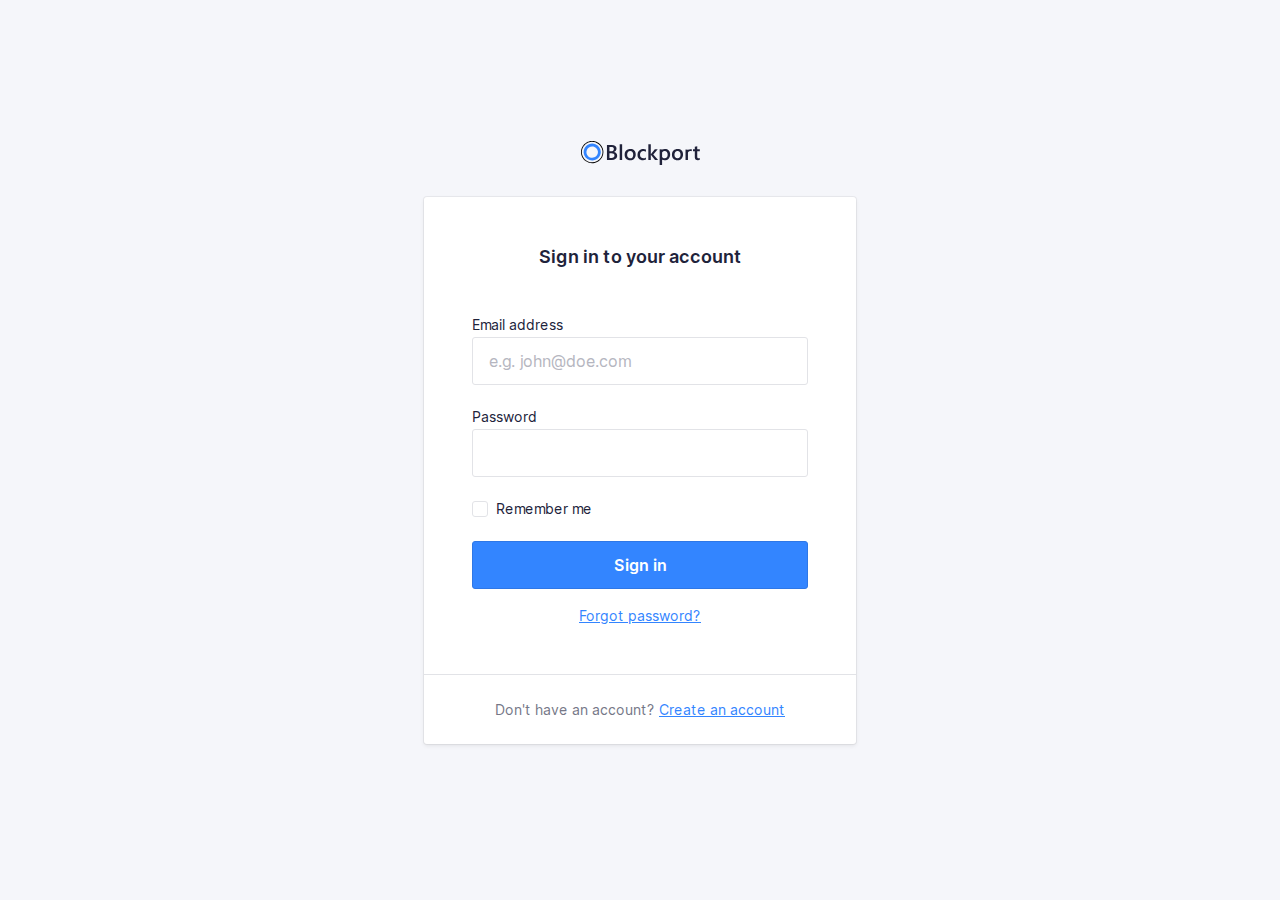
<file: create3-labo1-oplossing-master/index.html>
<!doctype html>
<html lang="en">

<head>
    <meta charset="utf-8">
    <meta http-equiv="x-ua-compatible" content="ie=edge">
    <title>Blockport - Sign in</title>
    <meta name="description" content="This is my HTML5 boilerplate.">
    <meta name="viewport" content="width=device-width, initial-scale=1.0">
    <meta name="msapplication-TileColor" content="#3385FF">
    <meta name="theme-color" content="#3385FF">

    <link rel="apple-touch-icon" sizes="180x180" href="apple-touch-icon.png">
    <link rel="icon" type="image/png" sizes="32x32" href="favicon-32x32.png">
    <link rel="icon" type="image/png" sizes="16x16" href="favicon-16x16.png">
    <link rel="manifest" href="site.webmanifest">
    <link rel="mask-icon" href="safari-pinned-tab.svg" color="#3385FF">

    <link rel="stylesheet" href="css/normalize.css">
    <link rel="stylesheet" href="css/screen.css">
</head>

<body>
    <section class="o-row o-row--lg o-row--login">
        <div class="o-container u-max-width-xs">
            <h1 class="c-logo">
                <svg class="c-logo__symbol" viewBox="0 0 119 24" xmlns="http://www.w3.org/2000/svg">
                    <title>Blockport</title>
                    <path class="c-logo__path c-logo__path--1"
                        d="M25.9496128,18.9917356 L25.9496128,4.04231406 L30.7396633,4.04231406 C32.19945,4.04231406 33.3560606,4.35834712 34.2094949,4.99041321 C35.0252057,5.55089835 35.5052521,6.4769114 35.4896465,7.4598347 C35.5056187,8.25676883 35.2485893,9.03557965 34.7604209,9.6694215 C34.2511175,10.3119823 33.5500641,10.7791057 32.7570539,11.0042975 L32.7570539,11.0459504 C33.6957957,11.1207168 34.5764055,11.5260387 35.2392256,12.1884297 C35.8602694,12.8310744 36.1707912,13.6667769 36.1707912,14.6955372 C36.1979832,15.9155062 35.6268682,17.0730015 34.6382155,17.8016529 C33.6205051,18.5950413 32.3363468,18.9917356 30.7857407,18.9917356 L25.9496128,18.9917356 Z M41.1511616,18.9918689 L38.6990404,18.9918689 L38.6990404,3.18727869 L41.1511616,3.18727869 L41.1511616,18.9918689 Z M49.1105387,19.2396694 C47.4477441,19.2396694 46.1195118,18.741157 45.1258418,17.7441322 C44.1321717,16.7471074 43.6360046,15.4247934 43.6373401,13.7771901 C43.6373401,11.9841322 44.1548767,10.5838017 45.1899495,9.57619833 C46.2250223,8.56859504 47.6200337,8.06479338 49.3749832,8.06479338 C51.0591469,8.06479338 52.3720202,8.55471073 53.3136027,9.53454547 C54.2551852,10.5143802 54.7226376,11.8730579 54.7159596,13.6105785 C54.7159596,15.313719 54.2091077,16.677686 53.195404,17.7024794 C52.1817003,18.7272727 50.8200787,19.2396694 49.1105387,19.2396694 Z M64.9231145,18.4998347 C63.986548,19.011405 62.9292595,19.2667693 61.8599663,19.2396694 C60.2572727,19.2396694 58.9657689,18.7444628 57.9854545,17.7540496 C57.0051402,16.7636364 56.5136477,15.4796694 56.5109764,13.9021488 C56.5109764,12.1434711 57.0385299,10.7312397 58.0936364,9.66545453 C59.1487429,8.59966942 60.5611166,8.0661157 62.3307576,8.06479338 C63.2258904,8.04636779 64.1144193,8.22027864 64.9351347,8.57454547 L64.9351347,10.8277686 C64.2490961,10.2941313 63.4035149,10.0011171 62.5310943,9.99471073 C61.5738178,9.96365776 60.6492491,10.3415166 59.9928283,11.0320661 C59.3330526,11.7236364 59.003165,12.6287603 59.003165,13.747438 C59.003165,14.8661157 59.3136869,15.7381818 59.9347306,16.3636364 C60.5557744,17.0023141 61.3891751,17.3216529 62.4349327,17.3216529 C63.3470917,17.3090469 64.2260005,16.9806241 64.9191077,16.3933884 L64.9191077,18.4998347 L64.9231145,18.4998347 Z M77.1256229,18.9918689 L74.0304209,18.9918689 L69.8393771,13.8605902 L69.7973064,13.8605902 L69.7973064,18.9918689 L67.3451852,18.9918689 L67.3451852,3.18727869 L69.7973064,3.18727869 L69.7973064,13.2039344 L69.8393771,13.2039344 L73.7980303,8.31462295 L76.7349663,8.31462295 L72.2814815,13.4718689 L77.1256229,18.9918689 Z M118.81569,18.8747107 C118.223016,19.1343064 117.578072,19.2557712 116.930522,19.2297521 C114.839007,19.2297521 113.793249,18.2380165 113.793249,16.2545455 L113.793249,10.2128926 L111.990219,10.2128926 L111.990219,8.31669423 L113.793249,8.31669423 L113.793249,5.84528927 L116.235354,5.15702479 L116.235354,8.31669423 L118.81569,8.31669423 L118.81569,10.2128926 L116.235354,10.2128926 L116.235354,15.5504132 C116.235354,16.1824793 116.351549,16.6340496 116.583939,16.905124 C116.81633,17.1761983 117.202312,17.3084298 117.741886,17.3018182 C118.130518,17.3099664 118.50999,17.1844984 118.81569,16.9467769 L118.81569,18.8647934 L118.81569,18.8747107 Z M109.678333,8.12826445 C110.052664,8.12904551 110.426384,8.1582218 110.796212,8.21553718 L110.796212,10.2961983 C110.392833,10.129817 109.958979,10.0480952 109.522071,10.0561983 C108.65244,10.0185786 107.815007,10.3854441 107.258266,11.0479339 C107.143588,11.1960713 107.043624,11.3548242 106.959764,11.5219835 L106.959764,18.9917356 L104.519663,18.9917356 L104.519663,8.37818184 L106.959764,8.66776859 L106.959764,8.67768594 C107.814579,8.30025824 108.742499,8.11272598 109.678333,8.12826445 Z M96.4320707,19.2396694 C94.7692761,19.2396694 93.4410438,18.741157 92.4473737,17.7441322 C91.4537037,16.7471074 90.9575366,15.4247934 90.9588721,13.7771901 C90.9588721,11.9841322 91.4764087,10.5838017 92.5114815,9.57619833 C93.5465543,8.56859504 94.9415657,8.06479338 96.6965152,8.06479338 C98.3806789,8.06479338 99.6935522,8.55471073 100.635135,9.53454547 C101.576717,10.5143802 102.04417,11.8730579 102.037492,13.6105785 C102.037492,15.313719 101.53064,16.677686 100.516936,17.7024794 C99.5032323,18.7272727 98.1416107,19.2396694 96.4320707,19.2396694 Z M87.7494781,9.53454547 C88.6883893,10.5157025 89.1578451,11.873719 89.1578451,13.608595 C89.1591806,15.3117355 88.6523287,16.6757025 87.6372896,17.7004959 C86.6222504,18.7252892 85.258625,19.2376859 83.5464141,19.2376859 C82.7065422,19.2489838 81.8737089,19.0847473 81.1023064,18.7557025 L81.1023064,23.8968595 L78.6622054,23.8968595 L78.6622054,8.31471073 L81.1023064,8.60429752 C81.9552279,8.23296681 82.8792553,8.04891403 83.8108586,8.06479338 C85.5017003,8.06479338 86.8145736,8.55471073 87.7494781,9.53454547 Z M96.5422559,9.99471073 C95.6726247,9.95709108 94.8351921,10.3239565 94.2784512,10.9864463 C93.7241864,11.6476033 93.4470539,12.5580165 93.4470539,13.7176859 C93.4470539,14.8363636 93.7275253,15.7170248 94.288468,16.3596694 C94.8529651,17.0028668 95.6823515,17.3568733 96.5422559,17.3216529 C97.5038721,17.3216529 98.2424466,17.0056198 98.7579798,16.3735537 C99.273513,15.7414876 99.5366216,14.8416529 99.5473064,13.6740496 C99.5473064,12.4998347 99.28954,11.5927273 98.7740067,10.9527273 C98.2584735,10.3127273 97.5145568,9.99338845 96.5422559,9.99471073 Z M28.4438047,6.03570248 L28.4438047,10.286281 L30.0645286,10.286281 C30.9353255,10.286281 31.6178058,10.0833058 32.1119697,9.67735538 C32.6061335,9.27140494 32.8532155,8.69619836 32.8532155,7.95173555 C32.8532155,6.67305785 31.9897643,6.03371902 30.262862,6.03371902 L28.4418013,6.03371902 L28.4438047,6.03570248 Z M28.4438047,12.2796694 L28.4438047,17.0082644 L30.5813973,17.0082644 C31.5163019,17.0082644 32.237514,16.7947108 32.7450337,16.3676033 C33.2602043,15.9259125 33.5416601,15.2742418 33.5083165,14.6003306 C33.5083165,13.0505785 32.4238271,12.2757025 30.2548485,12.2757025 L28.4518182,12.2757025 L28.4438047,12.2796694 Z M49.226734,9.99471073 C48.3571028,9.95709108 47.5196702,10.3239565 46.9629293,10.9864463 C46.4086646,11.6476033 46.131532,12.5580165 46.131532,13.7176859 C46.131532,14.8363636 46.4120034,15.7170248 46.9729461,16.3596694 C47.5370578,17.0036033 48.3664998,17.3583638 49.226734,17.3236364 C50.1883502,17.3236364 50.9269247,17.0076033 51.4424579,16.3755372 C51.9579912,15.7434711 52.2157576,14.8436364 52.2157576,13.6760331 C52.2157576,12.5018182 51.9579912,11.5947107 51.4424579,10.9547107 C50.9269247,10.3147108 50.1883502,9.99471073 49.226734,9.99471073 Z M85.8803367,16.3735537 C86.3958699,15.738843 86.6543043,14.8390083 86.6556397,13.6740496 C86.6556397,12.4985124 86.3978733,11.591405 85.8823401,10.9527273 C85.3668068,10.3140496 84.6282323,9.99471073 83.6666162,9.99471073 C82.796985,9.95709108 81.9595523,10.3239565 81.4028114,10.9864463 C81.2895823,11.124335 81.1896456,11.2724196 81.1043098,11.4287603 L81.1043098,15.9153719 C81.6149937,16.8312057 82.6094895,17.3774459 83.6646128,17.3216529 C84.626229,17.3216529 85.3648035,17.0056198 85.8803367,16.3735537 Z">
                    </path>
                    <path class="c-logo__path c-logo__path--2"
                        d="M11.1988215,19.5867769 C7.72899435,19.5891833 4.59940205,17.5218316 3.26949789,14.3488101 C1.93959376,11.1757885 2.67130845,7.5220381 5.12341434,5.09144786 C7.57552021,2.66085764 11.2650639,1.93214337 14.4714645,3.24513351 C17.6778651,4.55812363 19.7696074,7.65421885 19.771229,11.0895868 C19.7679239,15.7772288 15.9334776,19.5780304 11.1988215,19.5867769 Z M11.1988215,5.38314051 C8.86509736,5.38073339 6.75988968,6.77093308 5.86550131,8.90506387 C4.97111293,11.0391947 5.46382249,13.496632 7.11372873,15.1307206 C8.76363496,16.7648092 11.2455511,17.2534798 13.4013998,16.3687158 C15.5572486,15.4839518 16.962125,13.4001349 16.9605051,11.0895868 C16.9572,7.93949107 14.3805102,5.38572999 11.1988215,5.37917355 L11.1988215,5.38314051 Z">
                    </path>
                    <path class="c-logo__path c-logo__path--3"
                        d="M21.2917845,15.8796694 C21.3118182,15.8380165 21.3358586,15.8023141 21.3558923,15.7606612 C22.6443671,13.0744887 22.7786498,9.98607785 21.7280964,7.20021549 C20.6775431,4.41435317 18.5317957,2.16875244 15.7805219,0.975867769 L15.7805219,0.96 C15.6683333,0.910413222 15.5541414,0.874710744 15.4419529,0.82909091 C15.2937037,0.767603308 15.1434512,0.710082645 14.9931987,0.656528927 C14.792862,0.583140496 14.5925253,0.517685949 14.378165,0.458181816 C14.2319192,0.414545453 14.0856734,0.374876033 13.9394276,0.337190082 C13.7203928,0.281652893 13.501358,0.23338843 13.2823232,0.192396694 C13.1480976,0.16661157 13.0138721,0.144793388 12.8816498,0.124958678 C12.6546016,0.0905785125 12.4275533,0.0634710744 12.2005051,0.0436363637 C12.0762963,0.0337190082 11.9500842,0.0238016529 11.8258754,0.0178512397 C11.5881425,0.00462809917 11.3510774,-0.000661157024 11.1146801,0.00198347107 C10.988468,0.00198347107 10.8622559,0.00198347107 10.7380471,0.0119008265 C10.5076599,0.0218181818 10.2792761,0.0376859504 10.0528956,0.0614876034 C9.9146633,0.0753719009 9.77843434,0.0932231406 9.64220539,0.113057851 C9.44186869,0.142809918 9.22350168,0.176528926 9.01715488,0.218181818 C8.86089226,0.249917356 8.70462963,0.283636364 8.548367,0.321322314 C8.39210438,0.359008265 8.18575758,0.412561983 8.00745791,0.466115701 C7.82915825,0.519669423 7.65286195,0.577190081 7.47656566,0.638677688 C7.30026936,0.70016529 7.17405724,0.747768594 7.02580808,0.807272727 C6.82547138,0.884628098 6.63715488,0.969917355 6.44483165,1.05719008 C6.31861953,1.11471074 6.19441077,1.17421488 6.07220539,1.23768595 C5.87186869,1.34082644 5.67153199,1.45190082 5.47119529,1.56694215 C5.36301347,1.63041322 5.25683502,1.69586777 5.15065657,1.76528926 C4.95165543,1.89752066 4.75666107,2.02975207 4.5656734,2.16198347 C4.46416949,2.23603306 4.36400114,2.31140496 4.26516835,2.38809918 C4.07952302,2.52958678 3.89721661,2.67834711 3.71824916,2.83438017 C3.61607744,2.92363636 3.51791246,3.0168595 3.41774411,3.11008265 C3.25747475,3.26347108 3.10121212,3.42214876 2.94895623,3.5861157 C2.84678451,3.69719008 2.74861953,3.81024794 2.64845118,3.92528926 C2.51021886,4.08793389 2.37599327,4.25454547 2.24777778,4.42512397 C2.15161616,4.55206611 2.05946128,4.68099175 1.96930976,4.82181816 C1.90119529,4.92099175 1.82506734,5.0201653 1.75895623,5.11537188 C1.69284512,5.2105785 1.65878788,5.29190081 1.60670034,5.37917355 C1.53457912,5.49818184 1.46446128,5.61917355 1.40636364,5.74214876 C1.28415825,5.96231406 1.16796296,6.18446282 1.06178451,6.40859504 C1.02372054,6.44826445 0.995673401,6.49586778 0.981649832,6.54148761 C0.967626263,6.58710744 0.939579125,6.65454547 0.915538721,6.71008265 C0.808692479,6.95471075 0.711863077,7.20132232 0.625050505,7.44991735 C0.588989899,7.55438018 0.55426487,7.65884298 0.520875421,7.76330577 C0.444747475,8.00528927 0.377968575,8.24793388 0.320538721,8.49123966 C0.291156005,8.61157023 0.263776655,8.73190084 0.238400673,8.85223141 C0.191655443,9.07966942 0.152255892,9.30710742 0.12020202,9.53454547 C0.10016835,9.67338842 0.0821380471,9.81024795 0.0681144781,9.9490909 C0.0460774411,10.1613223 0.0320538721,10.3715703 0.022037037,10.5838017 C0.022037037,10.7365289 0.010016835,10.8872727 0.010016835,11.04 C0.010016835,11.2383471 0.010016835,11.4366942 0.026043771,11.6350413 C0.026043771,11.7917356 0.0440740741,11.9484297 0.0580976431,12.105124 C0.0761279461,12.3034711 0.104175084,12.5018182 0.132222222,12.7001653 C0.146245791,12.8429752 0.18030303,13.0036364 0.2003367,13.1543802 C0.238400673,13.3527273 0.286481481,13.5510744 0.336565657,13.7494215 C0.380639731,13.8961983 0.406683502,14.0330579 0.446750842,14.1758678 C0.506851852,14.3742149 0.576969697,14.5844628 0.647087542,14.7867769 C0.693164983,14.9157025 0.739242424,15.0446281 0.789326599,15.1715703 C0.871464646,15.3699174 0.963619529,15.5801653 1.05777778,15.7804959 C1.11387205,15.8995041 1.16996633,16.0185124 1.23006734,16.1355372 C1.33223906,16.3338843 1.44242424,16.5322314 1.55461279,16.7166942 C1.62473064,16.8357025 1.69484848,16.9527273 1.76897306,17.0677686 C1.88316498,17.2442975 2.00537037,17.4168595 2.12957912,17.587438 C2.21973064,17.7123967 2.31188552,17.8353719 2.40804714,17.9563636 C2.50420875,18.0773554 2.65646465,18.2519008 2.78468013,18.3966942 C2.91289562,18.5414876 3.02308081,18.6644628 3.14929293,18.7933884 C3.27550505,18.9223141 3.3876936,19.027438 3.51190236,19.1424794 C3.63611111,19.2575206 3.81841751,19.4241322 3.98069024,19.5590082 C4.09287879,19.6522314 4.20907407,19.7434711 4.32727273,19.8327273 C4.50957912,19.9735537 4.69388889,20.1084297 4.88621212,20.2294215 C4.9362963,20.2631405 4.98037037,20.3008265 5.03045455,20.3345455 C7.52290169,21.989742 10.5859073,22.5756212 13.5217147,21.9587191 C16.4575222,21.3418171 19.0161165,19.5746694 20.6146465,17.0598347 L20.6266667,17.0598347 C20.6647306,17.0003306 20.6947811,16.9368595 20.7328451,16.8753719 C20.8149832,16.7424794 20.8911111,16.6036364 20.9692424,16.4647934 C21.0854377,16.2763636 21.1936195,16.08 21.2917845,15.8796694 Z M6.96771044,20.4198347 C6.40765296,20.1694737 5.87129224,19.8701033 5.36501684,19.5252893 C5.18671717,19.4042975 5.01442761,19.2773554 4.84614478,19.1464463 C4.73996633,19.065124 4.63378788,18.9818182 4.53161616,18.8965289 C4.38136364,18.7715703 4.23912458,18.6406612 4.09888889,18.5097521 C3.9586532,18.378843 3.87451178,18.2995041 3.76632997,18.1884297 C3.65814815,18.0773554 3.53794613,17.9444628 3.42976431,17.8214876 C3.32158249,17.6985124 3.19737374,17.5557025 3.08718855,17.4247934 C2.97700337,17.2938843 2.91489899,17.1986777 2.83075758,17.0836364 C2.71656566,16.9249587 2.60237374,16.766281 2.49819865,16.6036364 C2.43008418,16.4965289 2.36597643,16.3894215 2.29786195,16.2803306 C2.19368687,16.1038017 2.09752525,15.9252893 1.9973569,15.7447934 C1.94126263,15.6376859 1.89117845,15.528595 1.83909091,15.4195041 C1.7609596,15.2231405 1.67681818,15.0386777 1.60069024,14.8482644 C1.55461279,14.7332231 1.51454545,14.6161983 1.47247475,14.501157 C1.40436027,14.3127273 1.34025253,14.1242975 1.28415825,13.9319008 C1.24609428,13.8029752 1.2140404,13.6760331 1.18198653,13.5490909 C1.13590909,13.3626446 1.09183502,13.1761983 1.05577441,12.9897521 C1.02973064,12.8429752 1.0076936,12.7140496 0.981649832,12.5771901 C0.953602694,12.3927273 0.92956229,12.2082644 0.911531987,12.0218182 C0.897508418,11.8809918 0.889494949,11.7401653 0.881481481,11.5993388 C0.881481481,11.4109091 0.865454545,11.2224794 0.865454545,11.0340496 C0.865454545,10.8971901 0.865454545,10.7603306 0.877474747,10.6254545 C0.877474747,10.4271074 0.899511785,10.2287603 0.919545455,10.0304132 C0.931565657,9.90743803 0.94959596,9.78247936 0.965622896,9.65950414 C0.995673401,9.44528927 1.03173401,9.23107436 1.07580808,9.01884299 C1.09784512,8.91173555 1.12188552,8.80462812 1.14792929,8.69950414 C1.20402357,8.47074382 1.27080247,8.24330577 1.34826599,8.01719009 C1.37764871,7.9246281 1.408367,7.83206612 1.44042088,7.73950414 C1.52189113,7.50545453 1.61204265,7.2740496 1.71087542,7.04528927 C1.75094276,6.95206611 1.7910101,6.86082645 1.83508418,6.76958679 C1.93525253,6.55537188 2.03542088,6.3490909 2.15762626,6.14479338 C2.21973064,6.03570248 2.27983165,5.92661158 2.34594276,5.81752064 C2.45412458,5.63900825 2.5683165,5.46644628 2.68651515,5.29586778 C2.7686532,5.17685949 2.85279461,5.0598347 2.93893939,4.94479338 C3.06047699,4.7847934 3.18602133,4.62876031 3.31557239,4.47669423 C3.40505612,4.36826447 3.49520763,4.26710742 3.58602694,4.17322312 C3.73026936,4.01983471 3.87718294,3.86842975 4.02676768,3.71900826 C4.11491582,3.63438017 4.20506734,3.55173554 4.29722222,3.47107438 C4.46016275,3.32694215 4.62710998,3.18809917 4.79806397,3.05454545 C4.88754769,2.98446281 4.978367,2.91834711 5.07052189,2.85619835 C5.24815375,2.72396694 5.42912458,2.60099173 5.61343434,2.48727273 C5.71093152,2.42512397 5.80909651,2.36561983 5.90792929,2.30876033 C6.09090349,2.20165289 6.27654882,2.09983471 6.46486532,2.00330579 C6.57705387,1.94644628 6.69057799,1.89157025 6.80543771,1.83867769 C6.98306957,1.75669422 7.16203704,1.67933884 7.34234007,1.60661157 C7.47589785,1.55239669 7.61413018,1.50082645 7.75703704,1.45190082 C7.91864196,1.39504132 8.08225029,1.34214876 8.24786195,1.29322314 C8.41347361,1.24429752 8.57975307,1.2 8.74670034,1.16033058 C8.8896072,1.12595041 9.03318182,1.09421488 9.17742424,1.06512397 C9.36841191,1.02677686 9.56073514,0.994380165 9.75439394,0.967933885 C9.87993826,0.950743802 10.0061504,0.934876033 10.1330303,0.920330577 C10.3440516,0.899173554 10.5557407,0.883966942 10.7680976,0.874710744 L11.1126768,0.874710744 C11.3317116,0.874710744 11.5514141,0.880000001 11.7717845,0.890578513 L12.1143603,0.914380167 C12.3307239,0.932892563 12.5464197,0.958677687 12.7614478,0.991735538 C12.8829854,1.01024793 13.004523,1.0307438 13.1260606,1.05322314 C13.330404,1.09157025 13.5347475,1.13652893 13.7390909,1.18809918 C13.8713131,1.22181818 14.0035354,1.25752066 14.1397643,1.29719008 C14.3320875,1.35404959 14.523743,1.41619835 14.7147306,1.48363636 C14.8509596,1.53322314 14.9851852,1.58479339 15.115404,1.64033058 C17.755199,2.69780719 19.8336285,4.79210648 20.8551251,7.42387715 C21.8766218,10.0556478 21.7496417,12.9890377 20.5044613,15.5246281 C20.4123064,15.7229752 20.3041246,15.8975206 20.207963,16.08 C20.1378451,16.2029752 20.0697306,16.3279339 19.9956061,16.4489256 C17.2731751,20.8198837 11.7011151,22.517402 6.96771044,20.4178512 L6.96771044,20.4198347 Z">
                    </path>
                </svg>
            </h1>
            <form class="c-card" action="#">
                <div class="c-card__body">
                    <h2 class="c-card__title">
                        Sign in to your account
                    </h2>
                    <p class="c-form-field">
                        <label class="c-label" for="username">
                            Email address
                        </label>
                        <input class="c-input" type="email" name="username" id="username"
                            placeholder="e.g. john@doe.com" required>
                    </p>
                    <p class="c-form-field">
                        <label class="c-label" for="password">
                            Password
                        </label>
                        <input class="c-input" type="password" name="password" id="password" required>
                    </p>
                    <p class="c-form-field c-form-field--option">
                        <input class="o-hide-accessible c-option c-option--hidden" type="checkbox" id="checkbox">
                        <label class="c-label c-label--option c-custom-option" for="checkbox">
                            <span class="c-custom-option__fake-input c-custom-option__fake-input--checkbox">
                                <svg class="c-custom-option__symbol" xmlns="http://www.w3.org/2000/svg" viewBox="0 0 9 6.75">
                                    <path
                                        d="M4.75,9.5a1,1,0,0,1-.707-.293l-2.25-2.25A1,1,0,1,1,3.207,5.543L4.75,7.086,8.793,3.043a1,1,0,0,1,1.414,1.414l-4.75,4.75A1,1,0,0,1,4.75,9.5"
                                        transform="translate(-1.5 -2.75)" />
                                </svg>
                            </span>
                            Remember me
                        </label>
                    </p>
                    <p class="u-mb-md">
                        <!-- Input type button
                                <input type="submit" class="o-button-reset c-button" value="Sign in"/>
                            -->
                        <!-- Button -->
                        <button class="o-button-reset c-button">Sign in</button>
                    </p>
                    <p class="u-text-sm u-align-text-center">
                        <a href="#!">
                            Forgot password?
                        </a>
                    </p>
                </div>
                <div class="c-card__footer">
                    <p class="u-align-text-center u-text-sm u-color-neutral-dark">
                        Don't have an account? <a href="#">Create an account</a>
                    </p>
                </div>
            </form>

        </div>
    </section>
</body>

</html>
</file>
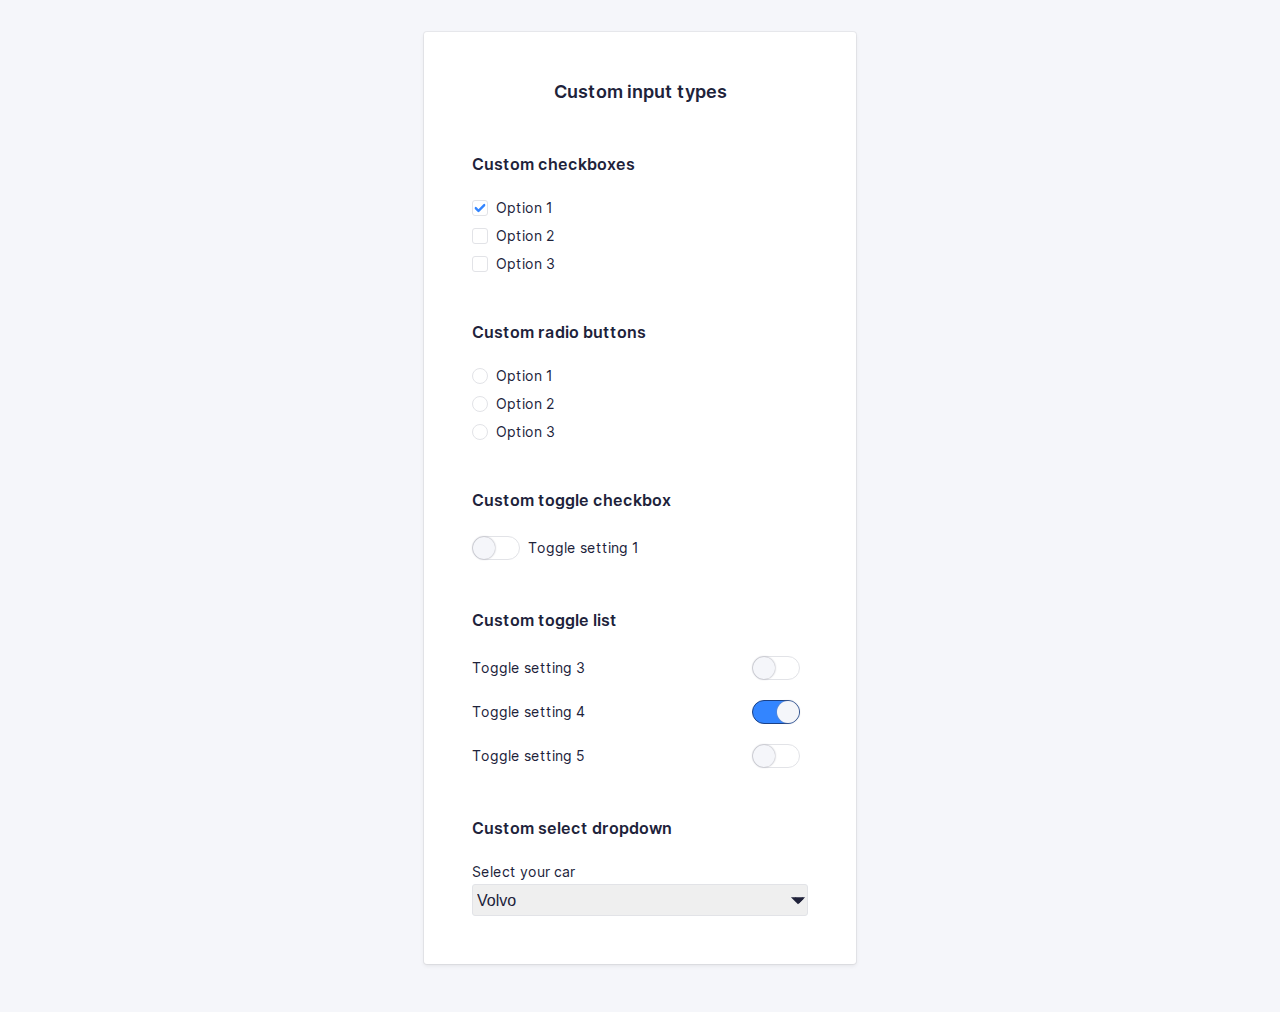
<file: create3-labo1-oplossing-master/inputs.html>
<!doctype html>
<html lang="en">
    <head>
        <meta charset="utf-8">
        <meta http-equiv="x-ua-compatible" content="ie=edge">
        <title>Blockport - Custom input types</title>
        <meta name="description" content="This is my HTML5 boilerplate.">
        <meta name="viewport" content="width=device-width, initial-scale=1.0">
        <meta name="msapplication-TileColor" content="#3385FF">
        <meta name="theme-color" content="#3385FF">

        <link rel="apple-touch-icon" sizes="180x180" href="apple-touch-icon.png">
        <link rel="icon" type="image/png" sizes="32x32" href="favicon-32x32.png">
        <link rel="icon" type="image/png" sizes="16x16" href="favicon-16x16.png">
        <link rel="manifest" href="site.webmanifest">
        <link rel="mask-icon" href="safari-pinned-tab.svg" color="#3385FF">

        <link rel="stylesheet" href="css/normalize.css">
        <link rel="stylesheet" href="css/screen.css">
    </head>
    <body>
        <section class="o-row o-row--lg o-row--login o-row--beta">
            <div class="o-container u-max-width-xs">
                <form class="c-card" action="#">
                    <div class="c-card__body">
                        <h2 class="c-card__title">
                            Custom input types
                        </h2>
                        <div class="o-section">
                            <!-- Custom checkboxes -->
                            <h5>
                                Custom checkboxes
                            </h5>
                            <ul class="o-list c-option-list">
                                <li class="c-form-field c-form-field--option c-option-list__item">
                                    <input class="o-hide-accessible c-option c-option--hidden" type="checkbox" id="checkbox1" checked>
                                    <label class="c-label c-label--option c-custom-option" for="checkbox1">
                                        <span class="c-custom-option__fake-input c-custom-option__fake-input--checkbox">
                                            <svg class="c-custom-option__symbol" xmlns="http://www.w3.org/2000/svg" viewBox="0 0 9 6.75">
                                                <path d="M4.75,9.5a1,1,0,0,1-.707-.293l-2.25-2.25A1,1,0,1,1,3.207,5.543L4.75,7.086,8.793,3.043a1,1,0,0,1,1.414,1.414l-4.75,4.75A1,1,0,0,1,4.75,9.5" transform="translate(-1.5 -2.75)"/>
                                            </svg>
                                        </span>
                                        Option 1
                                    </label>
                                </li>
                                <li class="c-form-field c-form-field--option c-option-list__item">
                                    <input class="o-hide-accessible c-option c-option--hidden" type="checkbox" id="checkbox2">
                                    <label class="c-label c-label--option c-custom-option" for="checkbox2">
                                        <span class="c-custom-option__fake-input c-custom-option__fake-input--checkbox">
                                            <svg class="c-custom-option__symbol" xmlns="http://www.w3.org/2000/svg" viewBox="0 0 9 6.75">
                                                <path d="M4.75,9.5a1,1,0,0,1-.707-.293l-2.25-2.25A1,1,0,1,1,3.207,5.543L4.75,7.086,8.793,3.043a1,1,0,0,1,1.414,1.414l-4.75,4.75A1,1,0,0,1,4.75,9.5" transform="translate(-1.5 -2.75)"/>
                                            </svg>
                                        </span>
                                        Option 2
                                    </label>
                                </li>
                                <li class="c-form-field c-form-field--option c-option-list__item">
                                    <input class="o-hide-accessible c-option c-option--hidden" type="checkbox" id="checkbox3">
                                    <label class="c-label c-label--option c-custom-option" for="checkbox3">
                                        <span class="c-custom-option__fake-input c-custom-option__fake-input--checkbox">
                                            <svg class="c-custom-option__symbol" xmlns="http://www.w3.org/2000/svg" viewBox="0 0 9 6.75">
                                                <path d="M4.75,9.5a1,1,0,0,1-.707-.293l-2.25-2.25A1,1,0,1,1,3.207,5.543L4.75,7.086,8.793,3.043a1,1,0,0,1,1.414,1.414l-4.75,4.75A1,1,0,0,1,4.75,9.5" transform="translate(-1.5 -2.75)"/>
                                            </svg>
                                        </span>
                                        Option 3
                                    </label>
                                </li>
                            </ul>
                        </div>
                        <div class="o-section">
                            <!-- Custom radio buttons -->
                            <h5>
                                Custom radio buttons
                            </h5>
                            <ul class="o-list c-option-list">
                                <li class="c-form-field c-form-field--option c-option-list__item">
                                    <input class="o-hide-accessible c-option c-option--hidden" type="radio" name="radios" id="radio1">
                                    <label class="c-label c-label--option c-custom-option" for="radio1">
                                        <span class="c-custom-option__fake-input c-custom-option__fake-input--radio">
                                            <span class="c-custom-option__symbol"></span>
                                        </span>
                                        Option 1
                                    </label>
                                </li>
                                <li class="c-form-field c-form-field--option c-option-list__item">
                                    <input class="o-hide-accessible c-option c-option--hidden" type="radio" name="radios" id="radio2">
                                    <label class="c-label c-label--option c-custom-option" for="radio2">
                                        <span class="c-custom-option__fake-input c-custom-option__fake-input--radio">
                                            <span class="c-custom-option__symbol"></span>
                                        </span>
                                        Option 2
                                    </label>
                                </li>
                                <li class="c-form-field c-form-field--option c-option-list__item">
                                    <input class="o-hide-accessible c-option c-option--hidden" type="radio" name="radios" id="radio3">
                                    <label class="c-label c-label--option c-custom-option" for="radio3">
                                        <span class="c-custom-option__fake-input c-custom-option__fake-input--radio">
                                            <span class="c-custom-option__symbol"></span>
                                        </span>
                                        Option 3
                                    </label>
                                </li>
                            </ul>
                        </div>
                        <div class="o-section">
                            <!-- Custom toggle checkboxes -->
                            <h5>
                                Custom toggle checkbox
                            </h5>
                            <p class="c-form-field c-form-field--option">
                                <input class="o-hide-accessible c-option c-option--hidden" type="checkbox" id="toggle1">
                                <label class="c-label c-label--option c-custom-toggle" for="toggle1">
                                    <span class="c-custom-toggle__fake-input">
                                    </span>
                                    Toggle setting 1
                                </label>
                            </p>
                        </div>
                        <div class="o-section">
                            <h5>
                                Custom toggle list
                            </h5>
                            <ul class="o-list c-toggle-list">
                                <li class="c-form-field c-form-field--option c-toggle-list__item">
                                    <input class="o-hide-accessible c-option c-option--hidden" type="checkbox" id="toggle3">
                                    <label class="c-label c-label--option c-custom-toggle c-custom-toggle--inverted" for="toggle3">
                                        <span class="c-custom-toggle__fake-input">
                                        </span>
                                        Toggle setting 3
                                    </label>
                                </li>
                                <li class="c-form-field c-form-field--option c-toggle-list__item">
                                    <input class="o-hide-accessible c-option c-option--hidden" type="checkbox" id="toggle4" checked>
                                    <label class="c-label c-label--option c-custom-toggle c-custom-toggle--inverted" for="toggle4">
                                        <span class="c-custom-toggle__fake-input">
                                        </span>
                                        Toggle setting 4
                                    </label>
                                </li>
                                <li class="c-form-field c-form-field--option c-toggle-list__item">
                                    <input class="o-hide-accessible c-option c-option--hidden" type="checkbox" id="toggle5">
                                    <label class="c-label c-label--option c-custom-toggle c-custom-toggle--inverted" for="toggle5">
                                        <span class="c-custom-toggle__fake-input">
                                        </span>
                                        Toggle setting 5
                                    </label>
                                </li>
                            </ul>
                        </div>
                        <div class="o-section">
                            <!-- Custom select -->
                            <h5>
                                Custom select dropdown
                            </h5>
                            <p class="c-form-field">
                                <label class="c-label" for="select1">
                                    Select your car
                                </label>
                                <span class="c-custom-select">
                                    <select class="c-custom-select__input" class="" name="select1" id="select1">
                                        <option value="volvo">Volvo</option>
                                        <option value="saab">Saab</option>
                                        <option value="mercedes">Mercedes</option>
                                        <option value="audi">Audi</option>
                                    </select>
                                    <svg class="c-custom-select__symbol" xmlns="http://www.w3.org/2000/svg" viewBox="0 0 24 24">
                                        <path d="M7,10l5,5,5-5Z"/>
                                    </svg>
                                </span>
                            </p>
                        </div>
                    </div>
                </form>
            </div>
        </section>
    </body>
            <script type="text/javascript">
                function togglePassword() {
                    var passwordInput = document.querySelector(".js-password-input");

                    if (passwordInput.type === "password") {
                        passwordInput.type = "text";
                    } else {
                        passwordInput.type = "password";
                    }
                }
            </script>
</html>
</file>
<file: create3-labo1-oplossing-master/css/screen.css>
/*------------------------------------*\
#FONTS
\*------------------------------------*/

@font-face {
  font-family: "Inter Web";
  font-weight: 400;
  src: url("../fonts/Inter-Regular.woff2") format("woff2");
}

@font-face {
  font-family: "Inter Web";
  font-weight: 600;
  src: url("../fonts/Inter-SemiBold.woff2") format("woff2");
}

/*------------------------------------*\
#Variables
\*------------------------------------*/

:root {
  /* colors */
  --global-color-alpha-light: #4f95ff;
  --global-color-alpha: #3385ff;
  --global-color-alpha-dark: #2e77e6;
  --global-color-alpha-x-dark: #1b4186;
  --global-color-alpha-transparent: #3385ffbf;
  --global-color-alpha-x-transparent: #3385ff4d;

  --global-color-neutral-xxxx-light: #f5f6fa;
  --global-color-neutral-xxx-light: #e2e3e7;
  --global-color-neutral-xx-light: #caccd4;
  --global-color-neutral-x-light: #b5b6c0;
  --global-color-neutral-light: #a0a1ad;
  --global-color-neutral: #8b8c9a;
  --global-color-neutral-dark: #757787;
  --global-color-neutral-x-dark: #606274;
  --global-color-neutral-xx-dark: #4b4c60;
  --global-color-neutral-xxx-dark: #35374d;
  --global-color-neutral-xxxx-dark: #20223a;

  /* border stuff */
  --global-borderRadius: 3px;
  --global-borderWidth: 1px;

  /* transitions */
  --global-transitionTiming-alpha: 0.1s ease-out;

  /* Baseline settings */
  --global-baseline: 8px;
  --global-whitespace: calc(var(--global-baseline) * 3); /* = 24px */

  --global-whitespace-xs: calc(var(--global-baseline) / 2); /* = 4px */
  --global-whitespace-sm: calc(var(--global-baseline) * 1); /*  = 8px */
  --global-whitespace-md: calc(var(--global-baseline) * 2); /*  = 16px */
  --global-whitespace-lg: calc(var(--global-baseline) * 4); /*  = 32px */
  --global-whitespace-xl: calc(var(--global-whitespace) * 2); /*  = 48px */
  --global-whitespace-xxl: calc(var(--global-whitespace) * 3); /*  = 72px */

  /* Input styles */
  --global-input-backgroundColor: #ffffff;
  --global-input-color: var(--global-color-neutral-xxxx-dark);
  --global-input-borderColor: var(--global-color-neutral-xxx-light);
  --global-input-hover-borderColor: var(--global-color-neutral-xx-light);
  --global-input-focus-borderColor: var(--global-color-alpha);
  --global-input-focus-boxShadow: 0px 0px 0 3px
    var(--global-color-alpha-x-transparent);
  --global-input-checkbox-borderRadius: 3px;
  --global-input-radio-borderRadius: 100%;
  --global-input-transition-state: ease-in;
  --global-input-transition-time: 0.1s;
  --global-input-transition: var(--global-input-transition-state)
    var(--global-input-transition-time);
  --global-input-border: var(--global-borderWidth) solid
    var(--global-input-borderColor);

  /* dark theme */
  --global-page-color: var(--color-neutral-xxxx-dark);
  --global-page-backgroundColor: var(--color-neutral-xxxx-light);
}

/*------------------------------------*\
#GENERIC
\*------------------------------------*/

@media (prefers-color-scheme: dark) {
  :root {
    background-color: var(--global-page-backgroundColor);
    color: var(--color-neutral-xxxx-dark);
  }

  html {
    color: var(--global-page-color);
    background-color: var(--global-page-backgroundColor);
  }
}

/*
    Generic: Page
    ---
    Global page styles + universal box-sizing:
*/

html {
  font-size: 16px;
  line-height: 1.5;
  font-family: "Inter Web", Helvetica, arial, sans-serif;
  color: var(--global-color-neutral-xxxx-dark);
  background-color: var(--global-color-neutral-xxxx-light);
  box-sizing: border-box;
  -webkit-font-smoothing: antialiased;
  -moz-osx-font-smoothing: grayscale;
}

*,
*:before,
*:after {
  box-sizing: inherit;
}

/*
* Remove text-shadow in selection highlight:
* https://twitter.com/miketaylr/status/12228805301
*
* Customize the background color to match your design.
*/

::-moz-selection {
  background: var(--global-color-alpha);
  color: white;
  text-shadow: none;
}

::selection {
  background: var(--global-color-alpha);
  color: white;
  text-shadow: none;
}

/*------------------------------------*\
#Elements
\*------------------------------------*/

/*
Elements: Images
---
Default markup for images to make them responsive
*/

img {
  max-width: 100%;
  vertical-align: top;
}

/*
    Elements: typography
    ---
    Default markup for typographic elements
*/

h1,
h2,
h3 {
  font-weight: 700;
}

h1 {
  font-size: 36px;
  line-height: calc(var(--global-baseline) * 6);
  margin: 0 0 var(--global-whitespace);
}

h2 {
  font-size: 32px;
  line-height: calc(var(--global-baseline) * 5);
  margin: 0 0 var(--global-whitespace);
}

h3 {
  font-size: 26px;
  line-height: calc(var(--global-baseline) * 4);
  margin: 0 0 var(--global-whitespace);
}

h4,
h5,
h6 {
  font-size: 16px;
  font-weight: 600;
  line-height: calc(var(--global-baseline) * 3);
  margin: 0 0 var(--global-whitespace);
}

p,
ol,
ul,
dl,
table,
address,
figure {
  margin: 0 0 var(--global-whitespace);
}

ul,
ol {
  padding-left: var(--global-whitespace);
}

li ul,
li ol {
  margin-bottom: 0;
}

blockquote {
  font-style: normal;
  font-size: 23px;
  line-height: calc(var(--global-baseline) * 6);
  margin: 0 0 var(--global-whitespace);
}

blockquote * {
  font-size: inherit;
  line-height: inherit;
}

figcaption {
  font-weight: 400;
  font-size: 12px;
  line-height: calc(var(--global-baseline) * 2);
  margin-top: var(--global-whitespace-xxs);
}

hr {
  border: 0;
  height: var(--global-borderWidth);
  background: LightGrey;
  margin: 0 0 var(--global-whitespace);
}

a,
a:visited {
  transition: all var(--global-transitionTiming-alpha);
  color: var(--global-color-alpha);
  outline-color: var(--global-link-BoxShadowColor);
  outline-width: medium;
  outline-offset: 2px;
}

a:hover,
a:focus {
  color: var(--global-color-alpha-light);
}

a:active {
  color: var(--global-color-alpha-dark);
}

label,
input {
  display: block;
}

input::placeholder {
  color: var(--global-color-neutral-x-light);
}

/*------------------------------------*\
#OBJECTS
\*------------------------------------*/

/*
    Objects: Row
    ---
    Creates a horizontal row that stretches the viewport and adds padding around children
*/

.o-row {
  position: relative;
  padding: var(--global-whitespace) var(--global-whitespace) 0;
}

.o-row--login {
  min-height: 100vh;
  display: flex;
  align-items: center;
}

/* size modifiers */

.o-row--lg {
  padding-top: var(--global-whitespace-lg);
  padding-bottom: var(--global-whitespace);
}

@media (min-width: 768px) {
  .o-row {
    padding-left: var(--global-whitespace-lg);
    padding-right: var(--global-whitespace-lg);
  }
}

/*
    Objects: Container
    ---
    Creates a horizontal container that sets de global max-width
*/

.o-container {
  margin-left: auto;
  margin-right: auto;
  max-width: 79.5em; /* 79.5 * 16px = 1272 */
  width: 100%;
}

/*
    Objects: section
    ---
    Creates vertical whitespace between adjacent sections inside a row
*/

.o-section {
  position: relative;
}

.o-section + .o-section {
  padding-top: var(--global-whitespace);
}

@media (min-width: 768px) {
  .o-section--lg + .o-section--lg,
  .o-section--xl + .o-section--xl {
    padding-top: var(--global-whitespace-lg);
  }
}

@media (min-width: 992px) {
  .o-section--xl + .o-section--xl {
    padding-top: var(--global-whitespace-xxl);
  }
}

/*
    Objects: Layout
    ---
    The layout object provides us with a column-style layout system. This object
    contains the basic structural elements, but classes should be complemented
    with width utilities
*/

.o-layout {
  display: -webkit-flex;
  display: -ms-flexbox;
  display: flex;
  flex-wrap: wrap;
}

.o-layout__item {
  width: 100%;
}

/* gutter modifiers, these affect o-layout__item too */

.o-layout--gutter {
  margin: 0 -12px;
}

.o-layout--gutter > .o-layout__item {
  padding: 0 12px;
}

.o-layout--gutter-sm {
  margin: 0 -6px;
}

.o-layout--gutter-sm > .o-layout__item {
  padding: 0 6px;
}

.o-layout--gutter-lg {
  margin: 0 calc(var(--global-whitespace) * -1);
}

.o-layout--gutter-lg > .o-layout__item {
  padding: 0 var(--global-whitespace);
}

.o-layout--gutter-xl {
  margin: 0 calc(var(--global-whitespace-lg) * -1);
}

.o-layout--gutter-xl > .o-layout__item {
  padding: 0 var(--global-whitespace-lg);
}

/* reverse horizontal row modifier */

.o-layout--row-reverse {
  flex-direction: row-reverse;
}

/* Horizontal alignment modifiers*/

.o-layout--justify-start {
  justify-content: flex-start;
}

.o-layout--justify-end {
  justify-content: flex-end;
}

.o-layout--justify-center {
  justify-content: center;
}

.o-layout--justify-space-around {
  justify-content: space-around;
}

.o-layout--justify-space-evenly {
  justify-content: space-evenly;
}

.o-layout--justify-space-between {
  justify-content: space-between;
}

/* Vertical alignment modifiers */

.o-layout--align-start {
  align-items: flex-start;
}

.o-layout--align-end {
  align-items: flex-end;
}

.o-layout--align-center {
  align-items: center;
}

.o-layout--align-baseline {
  align-items: baseline;
}

/* Vertical alignment modifiers that only work if there is one than one flex item */

.o-layout--align-content-start {
  align-content: start;
}

.o-layout--align-content-end {
  align-content: end;
}

.o-layout--align-content-center {
  align-content: center;
}

.o-layout--align-content-space-around {
  align-content: space-around;
}

.o-layout--align-content-space-between {
  align-content: space-between;
}

/*
    Objects: List
    ---
    Small reusable object to remove default list styling from lists
*/

.o-list {
  list-style: none;
  padding: 0;
}

/*
    Object: Button reset
    ---
    Small button reset object
*/

.o-button-reset {
  border: none;
  margin: 0;
  padding: 0;
  width: auto;
  overflow: visible;
  background: transparent;

  /* inherit font & color from ancestor */
  color: inherit;
  font: inherit;

  /* Normalize `line-height`. Cannot be changed from `normal` in Firefox 4+. */
  line-height: normal;

  /* Corrects font smoothing for webkit */
  -webkit-font-smoothing: inherit;
  -moz-osx-font-smoothing: inherit;

  /* Corrects inability to style clickable `input` types in iOS */
  -webkit-appearance: none;
}

/*
    Object: Hide accessible
    ---
    Accessibly hide any element
*/

.o-hide-accessible {
  position: absolute;
  width: 1px;
  height: 1px;
  padding: 0;
  margin: -1px;
  overflow: hidden;
  clip: rect(0, 0, 0, 0);
  border: 0;
}

/*------------------------------------*\
#COMPONENTS
\*------------------------------------*/

/*
    Component: Logo
    ---
    Website main logo
*/

.c-logo {
  height: var(--global-whitespace);
  display: flex;
  align-items: center;
  justify-content: center;
  margin-bottom: var(--global-whitespace-lg);
}

.c-logo__symbol {
  height: 100%;
}

.c-logo__path--1 {
  fill: var(--global-color-neutral-xxxx-dark);
}

.c-logo__path--2 {
  fill: var(--global-color-alpha);
}

.c-logo__path--3 {
  fill: var(--color-alpha-x-dark);
}

/*
    Component: Card
    ---
    Card with box shadow
*/

.c-card {
  background-color: White;
  margin-bottom: var(--global-whitespace);
  border-radius: var(--global-borderRadius);
  box-shadow: 0 0 0 var(--global-borderWidth) rgba(0, 0, 0, 0.05),
    0 2px 4px rgba(0, 0, 0, 0.075);
  overflow: hidden;
}

/* Add padding to child for more flexibility */
.c-card__body,
.c-card__footer {
  padding: var(--global-whitespace);
}

.c-card__footer {
  text-align: center;
  border-top: var(--global-borderWidth) solid
    var(--global-color-neutral-xxx-light);
}

.c-card__title {
  text-align: center;
  font-size: 18px;
  line-height: calc(var(--global-baseline) * 3);
  font-weight: 600;
}

/* This allows c-card__body and __footer to have equal padding everywhere */

.c-card__body > *:last-child,
.c-card__footer > *:last-child,
.c-card__body > *:last-child > *:last-child,
.c-card__footer > *:last-child > *:last-child {
  margin-bottom: 0;
}

@media (min-width: 27em) {
  .c-card__body {
    padding: var(--global-whitespace-xl);
  }

  .c-card__title {
    margin-bottom: var(--global-whitespace-xl);
  }
}

/*
    Component: Forms
    ---
    Everything form related here
*/

.c-form-field--option {
  display: -webkit-flex;
  display: -ms-flex;
  display: flex;
  -ms-align-items: center;
  align-items: center;
}

/*
    Component: Input
    ---
    Class to put on all input="text" like form inputs
*/

.c-input {
  -webkit-appearance: none;
  -moz-appearance: none;
  appearance: none;
  width: 100%;
  border: var(--global-borderWidth) solid var(--global-input-borderColor);
  border-radius: var(--global-borderRadius);
  color: var(--global-input-color);
  background-color: var(--global-input-backgroundColor);
  font-family: inherit;
  font-size: 16px;
  line-height: calc(var(--global-baseline) * 3);
  padding: calc(var(--global-baseline) * 1.5 - var(--global-borderWidth))
    var(--global-whitespace-md);
  outline: none;
}

.c-input:hover {
  border-color: var(--global-input-hover-borderColor);
}

.c-input:focus,
.c-input:active {
  border-color: var(--global-input-borderColor);
  box-shadow: 0 0 0 3px var(--global-input-boxShadow);
}

/* option input for checkboxes and radio buttons */

.c-option {
  margin-right: var(--global-whitespace-sm);
}

.c-option-list {
  margin: 0 0 var(--global-whitespace);
}

.c-option-list__item {
  margin: 0 0 12px;
}

.c-custom-option {
  display: flex;
  justify-content: space-evenly;
}

.c-custom-option:hover {
  cursor: pointer;
}

.c-custom-option__symbol {
  opacity: 0;
  display: block;
  transition: var(--global-input-transition-state)
    var(--global-input-transition-time);
  transition-property: opacity, transform;
  transform: scale(1.1);
}

.c-custom-option__fake-input {
  display: flex;
  align-items: center;
  justify-content: center;
  width: calc(var(--global-baseline) * 2);
  height: calc(var(--global-baseline) * 2);
  border: var(--global-borderWidth) solid var(--global-input-borderColor);
  margin-right: var(--global-baseline);
}

.c-option--hidden:focus + .c-custom-option .c-custom-option__fake-input,
.c-option--hidden:active + .c-custom-option .c-custom-option__fake-input {
  box-shadow: var(--global-input-focus-boxShadow);
  border-color: var(--global-color-alpha);
}

.c-option--hidden:focus-visible
  + .c-custom-option
  .c-custom-option__fake-input {
  border-color: var(--global-input-focus-borderColor);
  box-shadow: var(--global-input-focus-boxShadow);
}

.c-custom-option__fake-input:hover {
  border-color: var(--global-color-neutral-xx-dark);
}

.c-custom-option__fake-input--checkbox {
  border-radius: var(--global-input-checkbox-borderRadius);
}

.c-custom-option__fake-input--checkbox .c-custom-option__symbol {
  width: 10px;
  height: 10px;
  fill: var(--global-color-alpha);
}

.c-custom-option__fake-input--radio {
  border-radius: var(--global-input-radio-borderRadius);
}

.c-custom-option__fake-input--radio .c-custom-option__symbol {
  width: 6px;
  height: 6px;
  border-radius: var(--global-input-radio-borderRadius);
  background-color: var(--global-color-alpha);
}

.c-option--hidden:checked + .c-custom-option {
}

.c-option--hidden:checked + .c-custom-option .c-custom-option__symbol {
  opacity: 1;
  fill: var(--global-color-alpha);
}

/* Custom toggle */

.c-custom-toggle {
  display: flex;
  align-items: center;
}

.c-custom-toggle__fake-input {
  display: block;
  position: relative;
  border: 1px solid var(--global-input-borderColor);
  width: 48px;
  height: 24px;
  border-radius: 100px;
  cursor: pointer;
  margin-right: var(--global-baseline);
  box-shadow: 0 0 10px var(--global-input-boxShadow);
}

.c-custom-toggle__fake-input::after {
  content: "";
  display: block;
  height: 22px;
  width: 22px;
  background-color: var(--global-color-neutral-xxxx-light);
  border-radius: 70px;
  box-shadow: 0 0 2px var(--global-color-neutral);
  transition: all var(--global-input-transition);
}

.c-option--hidden:checked
  + .c-custom-toggle
  .c-custom-toggle__fake-input::after {
  transform: translateX(24px);
}

.c-option--hidden:checked + .c-custom-toggle .c-custom-toggle__fake-input {
  background-color: var(--global-color-alpha);
  border-color: var(--global-color-alpha-x-dark);
}

.c-option--hidden:focus + .c-custom-toggle .c-custom-toggle__fake-input {
  box-shadow: var(--global-input-focus-boxShadow);
  border-color: var(--global-color-alpha);
}

.c-option--hidden:active
  + .c-custom-toggle
  .c-custom-toggle__fake-input::after {
  width: 30px;
}

.c-option--hidden:active:checked
  + .c-custom-toggle
  .c-custom-toggle__fake-input::after {
  width: 22px;
}

.c-toggle-list__item {
  margin: 0 0 12px;
}

.c-toggle-list__item + .c-toggle-list__item {
  padding-top: 8px;
}

.c-custom-toggle--inverted {
  flex-direction: row-reverse;
  justify-content: flex-end;
  justify-content: space-between;
  width: 100%;
}

/* custom select input */

.c-custom-select {
  display: block;
}

.c-custom-select__input {
  width: 100%;
  height: 32px;
  color: var(--global-input-color);
  border: var(--global-input-border);
  border-radius: 3px;
}

.c-custom-select__input:focus,
.c-custom-select__input:active {
  box-shadow: var(--global-input-focus-boxShadow);
  border-color: var(--global-color-alpha);
}

.c-custom-select__symbol {
  pointer-events: none;
  height: 34px;
  position: absolute;
  right: -7px;
  bottom: -1px;
  fill: var(--global-input-color);
}

/*
    Component: Label
    ---
    Class to put on all form labels
*/

.c-label {
  margin-bottom: 0;
  font-size: 14px;
  padding-bottom: var(--global-whitespace-xs);
  line-height: calc(var(--global-baseline) * 2);
  color: var(--global-input-color);
}

.c-label--option {
  padding-bottom: 0;
}

/*
    Component: Button
    ---
    Class to put on form buttons or
*/

.c-button {
  font-size: 16px;
  font-weight: 700;
  border-radius: var(--global-borderRadius);
  border: var(--global-borderWidth) solid var(--global-color-alpha-dark);
  background-color: var(--global-color-alpha);
  color: #fff;
  padding: calc(var(--global-baseline) * 1.5 - var(--global-borderWidth))
    var(--global-whitespace-md);
  line-height: calc(var(--global-baseline) * 3);
  width: 100%;
  outline: none;
  transition: all var(--global-transition-timing-alpha);
}

.c-button:hover {
  background-color: var(--global-color-alpha-light);
}

.c-button:focus {
  box-shadow: 0 0 0 3px var(--global-color-alpha-x-transparent);
}

.c-button:active {
  background-color: var(--global-color-alpha-dark);
  box-shadow: none;
}

/*------------------------------------*\
#UTILITIES
\*------------------------------------*/

/*
    Utilities: color
    ---
    Utility classes to put specific colors onto elements
*/

.u-color-neutral {
  color: var(--global-color-neutral);
}

.u-color-neutral-dark {
  color: var(--global-color-neutral-dark);
}

/*
    Utilities: spacing
    ---
    Utility classes to put specific margins and paddings onto elements
*/

.u-pt-clear {
  padding-top: 0 !important;
}

.u-mb-clear {
  margin-bottom: 0 !important;
}

.u-mb-xs {
  margin-bottom: var(--global-whitespace-xs) !important;
}

.u-mb-sm {
  margin-bottom: var(--global-whitespace-sm) !important;
}

.u-mb-md {
  margin-bottom: var(--global-whitespace-md) !important;
}

.u-mb-lg {
  margin-bottom: var(--global-whitespace-lg) !important;
}

.u-mb-xl {
  margin-bottom: var(--global-whitespace-xl) !important;
}

.u-mb-xl {
  margin-bottom: var(--global-whitespace-xl) !important;
}

/*
    Utilities: max-width
    ---
    Utility classes to put specific max widths onto elements
*/

.u-max-width-xs {
  max-width: 27em !important;
}

.u-max-width-sm {
  max-width: 39em !important;
}

.u-max-width-md {
  max-width: 50em !important;
}

.u-max-width-lg {
  max-width: 63.5em !important;
}

.u-max-width-none {
  max-width: none !important;
}

/*
    Utilities: align
    ---
    Utility classes align text or components
*/

.u-align-text-center {
  text-align: center;
}

.u-align-center {
  margin: 0 auto;
}

/*
    Utilities: text
    Utility classes to create smaller or bigger test
*/

.u-text-sm {
  font-size: 14px;
}

/*
    Utility: Widths
    ---
    Utility classes to put specific widths onto elements
    Will be mostly used on o-layout__item
*/

.u-width-auto {
  width: auto !important;
}

.u-1-of-2 {
  width: 50% !important;
}

.u-1-of-3 {
  width: 33.3333333333% !important;
}

.u-2-of-3 {
  width: 66.6666666667% !important;
}

.u-1-of-4 {
  width: 25% !important;
}

.u-3-of-4 {
  width: 75% !important;
}

.u-1-of-5 {
  width: 20% !important;
}

.u-2-of-5 {
  width: 40% !important;
}

.u-3-of-5 {
  width: 60% !important;
}

.u-4-of-5 {
  width: 80% !important;
}

.u-1-of-6 {
  width: 16.6666666667% !important;
}

.u-5-of-6 {
  width: 83.3333333333% !important;
}

@media (min-width: 576px) {
  .u-1-of-2-bp1 {
    width: 50% !important;
  }
  .u-1-of-3-bp1 {
    width: 33.3333333333% !important;
  }
  .u-2-of-3-bp1 {
    width: 66.6666666667% !important;
  }
  .u-1-of-4-bp1 {
    width: 25% !important;
  }
  .u-3-of-4-bp1 {
    width: 75% !important;
  }
  .u-1-of-5-bp1 {
    width: 20% !important;
  }
  .u-2-of-5-bp1 {
    width: 40% !important;
  }
  .u-3-of-5-bp1 {
    width: 60% !important;
  }
  .u-4-of-5-bp1 {
    width: 80% !important;
  }
  .u-1-of-6-bp1 {
    width: 16.6666666667% !important;
  }
  .u-5-of-6-bp1 {
    width: 83.3333333333% !important;
  }
}

@media (min-width: 768px) {
  .u-1-of-2-bp2 {
    width: 50% !important;
  }
  .u-1-of-3-bp2 {
    width: 33.3333333333% !important;
  }
  .u-2-of-3-bp2 {
    width: 66.6666666667% !important;
  }
  .u-1-of-4-bp2 {
    width: 25% !important;
  }
  .u-3-of-4-bp2 {
    width: 75% !important;
  }
  .u-1-of-5-bp2 {
    width: 20% !important;
  }
  .u-2-of-5-bp2 {
    width: 40% !important;
  }
  .u-3-of-5-bp2 {
    width: 60% !important;
  }
  .u-4-of-5-bp2 {
    width: 80% !important;
  }
  .u-1-of-6-bp2 {
    width: 16.6666666667% !important;
  }
  .u-5-of-6-bp2 {
    width: 83.3333333333% !important;
  }
}

@media (min-width: 992px) {
  .u-1-of-2-bp3 {
    width: 50% !important;
  }
  .u-1-of-3-bp3 {
    width: 33.3333333333% !important;
  }
  .u-2-of-3-bp3 {
    width: 66.6666666667% !important;
  }
  .u-1-of-4-bp3 {
    width: 25% !important;
  }
  .u-3-of-4-bp3 {
    width: 75% !important;
  }
  .u-1-of-5-bp3 {
    width: 20% !important;
  }
  .u-2-of-5-bp3 {
    width: 40% !important;
  }
  .u-3-of-5-bp3 {
    width: 60% !important;
  }
  .u-4-of-5-bp3 {
    width: 80% !important;
  }
  .u-1-of-6-bp3 {
    width: 16.6666666667% !important;
  }
  .u-5-of-6-bp3 {
    width: 83.3333333333% !important;
  }
}

@media (min-width: 1200px) {
  .u-1-of-2-bp4 {
    width: 50% !important;
  }
  .u-1-of-3-bp4 {
    width: 33.3333333333% !important;
  }
  .u-2-of-3-bp4 {
    width: 66.6666666667% !important;
  }
  .u-1-of-4-bp4 {
    width: 25% !important;
  }
  .u-3-of-4-bp4 {
    width: 75% !important;
  }
  .u-1-of-5-bp4 {
    width: 20% !important;
  }
  .u-2-of-5-bp4 {
    width: 40% !important;
  }
  .u-3-of-5-bp4 {
    width: 60% !important;
  }
  .u-4-of-5-bp4 {
    width: 80% !important;
  }
  .u-1-of-6-bp4 {
    width: 16.6666666667% !important;
  }
  .u-5-of-6-bp4 {
    width: 83.3333333333% !important;
  }
}

/*------------------------------------*\
#MEDIA
\*------------------------------------*/

/*
    Media Queries
    ---
    EXAMPLE Media Queries for Responsive Design.
    These examples override the primary ('mobile first') styles.
    USE THEM INLINE!
*/

/* Extra small devices (portrait phones, less than 576px)
No media query since this is the default in mobile first design
*/

/* Small devices (landscape phones, 576px and up)
@media (min-width: 576px) {}
*/

/* Medium devices (tablets, 768px and up)
@media (min-width: 768px) {}
*/

/* Large devices (landscape tablets, desktops, 992px and up)
@media (min-width: 992px) {}
*/

/* Extra large devices (large desktops, 1200px and up)
@media (min-width: 1200px) {}
*/

/*
    Print styles.
    ---
    Inlined to avoid the additional HTTP request:
    http://www.phpied.com/delay-loading-your-print-css/
*/

@media print {
  *,
  *:before,
  *:after {
    background: transparent !important;
    color: #000 !important;
    /* Black prints faster:
        http://www.sanbeiji.com/archives/953 */
    box-shadow: none !important;
    text-shadow: none !important;
  }
  a,
  a:visited {
    text-decoration: underline;
  }
  a[href]:after {
    content: " (" attr(href) ")";
  }
  abbr[title]:after {
    content: " (" attr(title) ")";
  }
  /*
    * Don't show links that are fragment identifiers,
    * or use the `javascript:` pseudo protocol
    */
  a[href^="#"]:after,
  a[href^="javascript:"]:after {
    content: "";
  }
  pre {
    white-space: pre-wrap !important;
  }
  pre,
  blockquote {
    border: 1px solid #999;
    page-break-inside: avoid;
  }
  /*
    * Printing Tables:
    * http://css-discuss.incutio.com/wiki/Printing_Tables
    */
  thead {
    display: table-header-group;
  }
  tr,
  img {
    page-break-inside: avoid;
  }
  p,
  h2,
  h3 {
    orphans: 3;
    widows: 3;
  }
  h2,
  h3 {
    page-break-after: avoid;
  }
}
</file>
